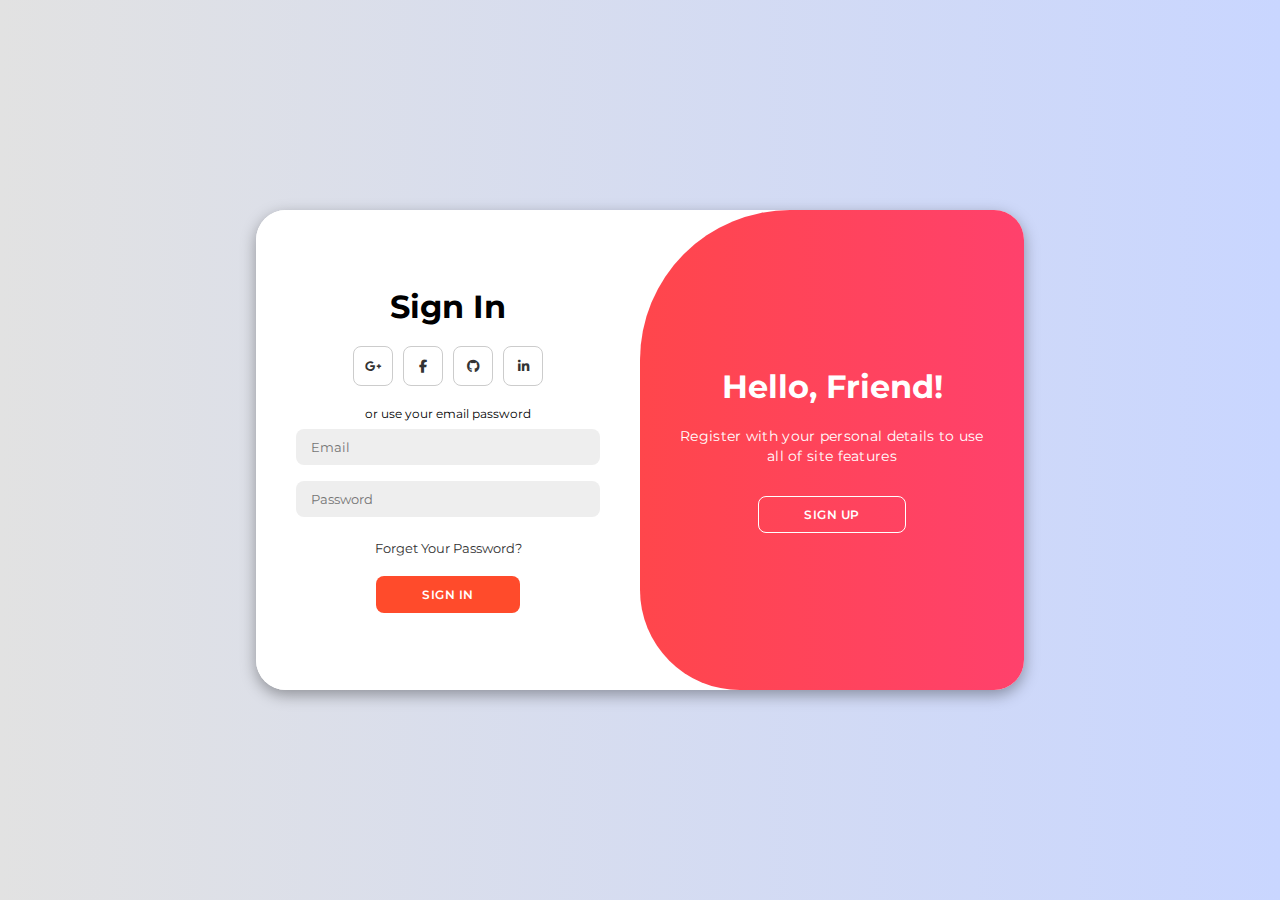
<file: include/Login/index.html>
<!DOCTYPE html>
<html lang="en">

<head>
    <meta charset="UTF-8">
    <meta name="viewport" content="width=device-width, initial-scale=1.0">
    <link rel="stylesheet" href="https://cdnjs.cloudflare.com/ajax/libs/font-awesome/6.4.2/css/all.min.css">
    <link rel="stylesheet" href="style.css">
    <title>Login Page</title>
</head>

<body>

    <div class="container" id="container">
        <div class="form-container sign-up">
            <form>
                <h1>Create Account</h1>
                <div class="social-icons">
                    <a href="#" class="icon"><i class="fa-brands fa-google-plus-g"></i></a>
                    <a href="#" class="icon"><i class="fa-brands fa-facebook-f"></i></a>
                    <a href="#" class="icon"><i class="fa-brands fa-github"></i></a>
                    <a href="#" class="icon"><i class="fa-brands fa-linkedin-in"></i></a>
                </div>
                <span>or use your email for registeration</span>
                <input type="text" placeholder="Name">
                <input type="email" placeholder="Email">
                <input type="password" placeholder="Password">
                <button>Sign Up</button>
            </form>
        </div>
        <div class="form-container sign-in">
            <form>
                <h1>Sign In</h1>
                <div class="social-icons">
                    <a href="#" class="icon"><i class="fa-brands fa-google-plus-g"></i></a>
                    <a href="#" class="icon"><i class="fa-brands fa-facebook-f"></i></a>
                    <a href="#" class="icon"><i class="fa-brands fa-github"></i></a>
                    <a href="#" class="icon"><i class="fa-brands fa-linkedin-in"></i></a>
                </div>
                <span>or use your email password</span>
                <input type="email" placeholder="Email">
                <input type="password" placeholder="Password">
                <a href="#">Forget Your Password?</a>
                <button>Sign In</button>
            </form>
        </div>
        <div class="toggle-container">
            <div class="toggle">
                <div class="toggle-panel toggle-left">
                    <h1>Welcome Back!</h1>
                    <p>Enter your personal details to use all of site features</p>
                    <button class="hidden" id="login">Sign In</button>
                </div>
                <div class="toggle-panel toggle-right">
                    <h1>Hello, Friend!</h1>
                    <p>Register with your personal details to use all of site features</p>
                    <button class="hidden" id="register">Sign Up</button>
                </div>
            </div>
        </div>
    </div>

    <script src="script.js"></script>
</body>

</html>
</file>
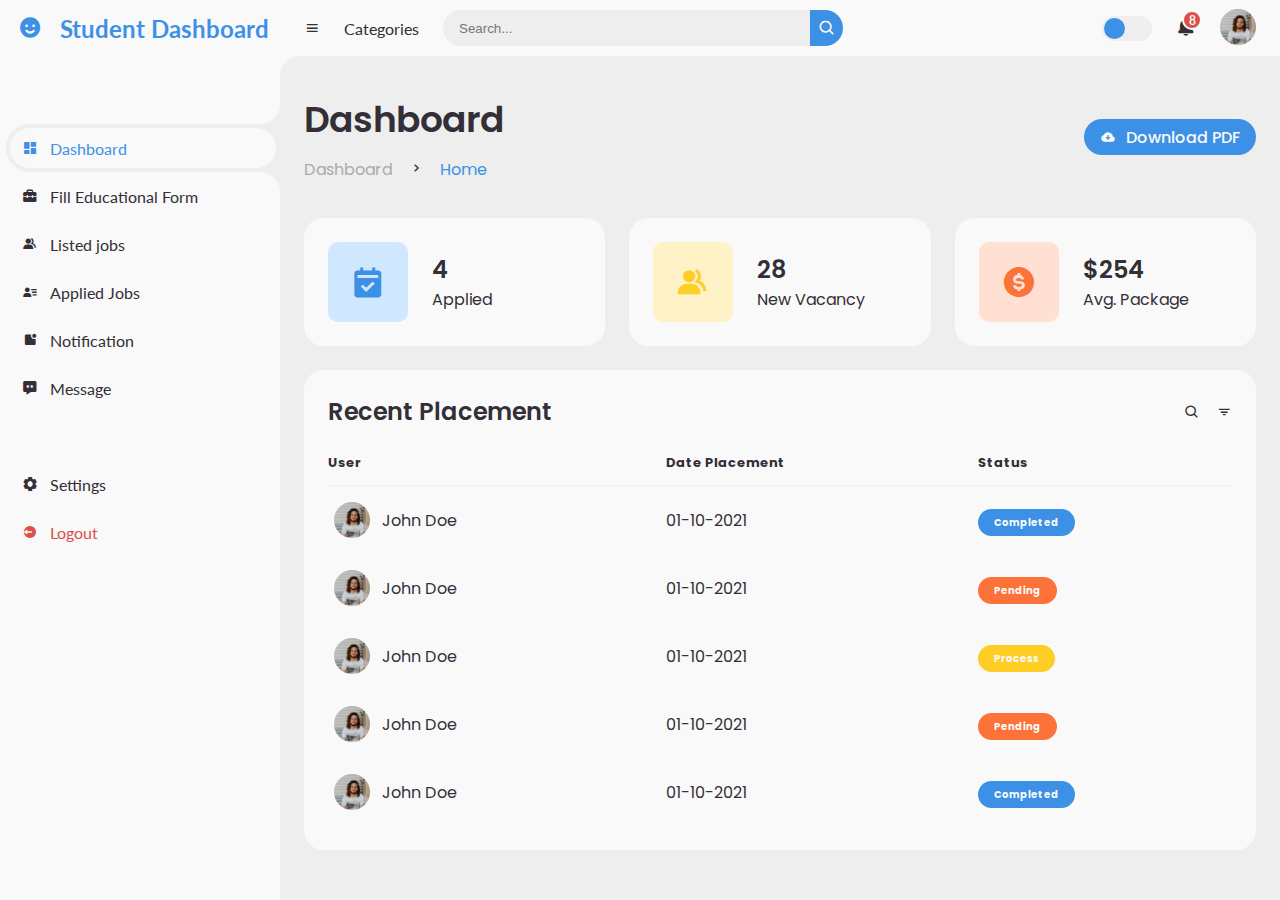
<file: include/student/index.html>
<!DOCTYPE html>
<html lang="en">
<head>
	<meta charset="UTF-8">
	<meta name="viewport" content="width=device-width, initial-scale=1.0">

	<!-- Boxicons -->
	<link href='https://unpkg.com/boxicons@2.0.9/css/boxicons.min.css' rel='stylesheet'>
	<!-- My CSS -->
	<link rel="stylesheet" href="style.css">

	<title>Student Dashboard</title>
</head>
<body>


	<!-- SIDEBAR -->
	<section id="sidebar">
		<a href="#" class="brand">
			<i class='bx bxs-smile'></i>
			<span class="text">Student Dashboard</span>
		</a>
		<ul class="side-menu top">
			<li class="active">
				<a href="#">
					<i class='bx bxs-dashboard' ></i>
					<span class="text">Dashboard</span>
				</a>
			</li>
			<li>
				<a href="#">
					<i class='bx bxs-briefcase-alt-2' ></i>
					<span class="text">Fill Educational Form</span>
				</a>
			</li>
			<li>
				<a href="#">
					<i class='bx bxs-group'></i>
					<span class="text">Listed jobs</span>
				</a>
			</li>
			<li>
				<a href="#">
					<i class='bx bxs-user-detail'></i>
					<span class="text">Applied Jobs</span>
				</a>
			</li>
			<!-- <li>
				<a href="#">
					<i class='bx bxs-user-check'></i>
					<span class="text"></span>
				</a>
			</li> -->
			<li>
				<a href="#">
					<i class='bx bxs-notification' ></i>
					<span class="text">Notification</span>
				</a>
			</li>
			<li>
				<a href="#">
					<i class='bx bxs-message-dots' ></i>
					<span class="text">Message</span>
				</a>
			</li>
			<!-- <li>
				<a href="#">
					<i class='bx bxs-group' ></i>
					<span class="text">Team</span>
				</a>
			</li> -->
		</ul>
		<ul class="side-menu">
			<li>
				<a href="#">
					<i class='bx bxs-cog' ></i>
					<span class="text">Settings</span>
				</a>
			</li>
			<li>
				<a href="#" class="logout">
					<i class='bx bxs-log-out-circle' ></i>
					<span class="text">Logout</span>
				</a>
			</li>
		</ul>
	</section>
	<!-- SIDEBAR -->



	<!-- CONTENT -->
	<section id="content">
		<!-- NAVBAR -->
		<nav>
			<i class='bx bx-menu' ></i>
			<a href="#" class="nav-link">Categories</a>
			<form action="#">
				<div class="form-input">
					<input type="search" placeholder="Search...">
					<button type="submit" class="search-btn"><i class='bx bx-search' ></i></button>
				</div>
			</form>
			<input type="checkbox" id="switch-mode" hidden>
			<label for="switch-mode" class="switch-mode"></label>
			<a href="#" class="notification">
				<i class='bx bxs-bell' ></i>
				<span class="num">8</span>
			</a>
			<a href="#" class="profile">
				<img src="img/people.png">
			</a>
		</nav>
		<!-- NAVBAR -->

		<!-- MAIN -->
		<main>
			<div class="head-title">
				<div class="left">
					<h1>Dashboard</h1>
					<ul class="breadcrumb">
						<li>
							<a href="#">Dashboard</a>
						</li>
						<li><i class='bx bx-chevron-right' ></i></li>
						<li>
							<a class="active" href="#">Home</a>
						</li>
					</ul>
				</div>
				<a href="#" class="btn-download">
					<i class='bx bxs-cloud-download' ></i>
					<span class="text">Download PDF</span>
				</a>
			</div>

			<ul class="box-info">
				<li>
					<i class='bx bxs-calendar-check' ></i>
					<span class="text">
						<h3>4</h3>
						<p>Applied</p>
					</span>
				</li>
				<li>
					<i class='bx bxs-group' ></i>
					<span class="text">
						<h3>28</h3>
						<p>New Vacancy</p>
					</span>
				</li>
				<li>
					<i class='bx bxs-dollar-circle' ></i>
					<span class="text">
						<h3>$254</h3>
						<p>Avg. Package</p>
					</span>
				</li>
			</ul>


			<div class="table-data">
				<div class="order">
					<div class="head">
						<h3>Recent Placement</h3>
						<i class='bx bx-search' ></i>
						<i class='bx bx-filter' ></i>
					</div>
					<table>
						<thead>
							<tr>
								<th>User</th>
								<th>Date Placement</th>
								<th>Status</th>
							</tr>
						</thead>
						<tbody>
							<tr>
								<td>
									<img src="img/people.png">
									<p>John Doe</p>
								</td>
								<td>01-10-2021</td>
								<td><span class="status completed">Completed</span></td>
							</tr>
							<tr>
								<td>
									<img src="img/people.png">
									<p>John Doe</p>
								</td>
								<td>01-10-2021</td>
								<td><span class="status pending">Pending</span></td>
							</tr>
							<tr>
								<td>
									<img src="img/people.png">
									<p>John Doe</p>
								</td>
								<td>01-10-2021</td>
								<td><span class="status process">Process</span></td>
							</tr>
							<tr>
								<td>
									<img src="img/people.png">
									<p>John Doe</p>
								</td>
								<td>01-10-2021</td>
								<td><span class="status pending">Pending</span></td>
							</tr>
							<tr>
								<td>
									<img src="img/people.png">
									<p>John Doe</p>
								</td>
								<td>01-10-2021</td>
								<td><span class="status completed">Completed</span></td>
							</tr>
						</tbody>
					</table>
				</div>
				<!-- <div class="todo">
					<div class="head">
						<h3>Todos</h3>
						<i class='bx bx-plus' ></i>
						<i class='bx bx-filter' ></i>
					</div>
					<ul class="todo-list">
						<li class="completed">
							<p>Todo List</p>
							<i class='bx bx-dots-vertical-rounded' ></i>
						</li>
						<li class="completed">
							<p>Todo List</p>
							<i class='bx bx-dots-vertical-rounded' ></i>
						</li>
						<li class="not-completed">
							<p>Todo List</p>
							<i class='bx bx-dots-vertical-rounded' ></i>
						</li>
						<li class="completed">
							<p>Todo List</p>
							<i class='bx bx-dots-vertical-rounded' ></i>
						</li>
						<li class="not-completed">
							<p>Todo List</p>
							<i class='bx bx-dots-vertical-rounded' ></i>
						</li>
					</ul>
				</div> -->
			</div>
		</main>
		<!-- MAIN -->
	</section>
	<!-- CONTENT -->
	

	<script src="script.js"></script>
</body>
</html>
</file>
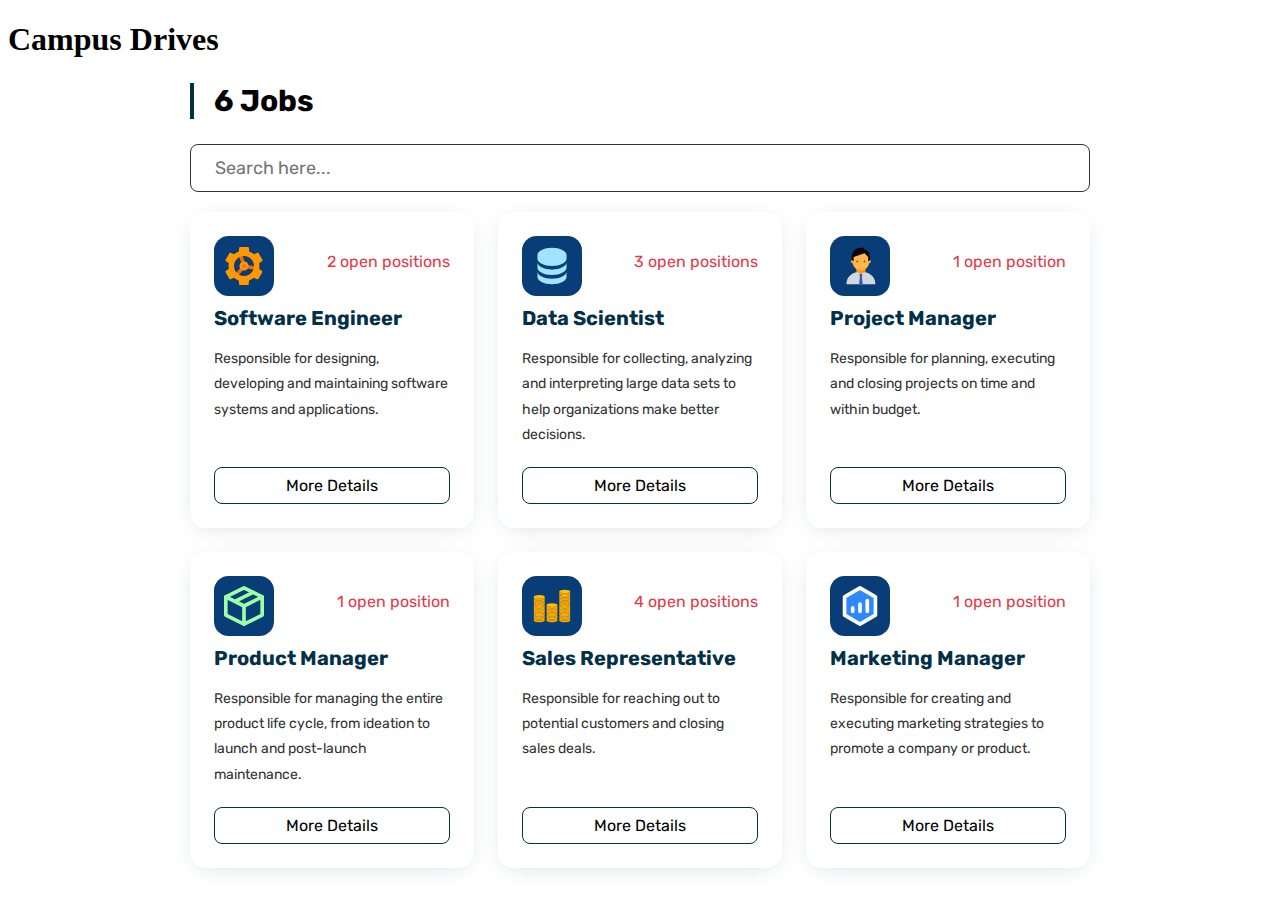
<file: include/campus drives/campus.html>
<!DOCTYPE html>
<html lang="en">
  <head>
    <meta charset="UTF-8" />
    <meta http-equiv="X-UA-Compatible" content="IE=edge" />
    <meta name="viewport" content="width=device-width, initial-scale=1.0" />
    <title>Campus Drive</title>
    <link rel="preconnect" href="https://fonts.googleapis.com" />
    <link rel="preconnect" href="https://fonts.gstatic.com" crossorigin />
    <link
      href="https://fonts.googleapis.com/css2?family=Rubik:wght@400;700&display=swap"
      rel="stylesheet"
    />
    <link rel="stylesheet" href="style.css" />
  </head>
<body>
    <div class="container mx-auto px-4 py-8">
        <h1 class="text-4xl font-bold mb-8 text-center">Campus Drives</h1>
    </div>
    <!--Job Filter Section start-->
    <!-- <section class="job-filter">
      <h1 class="heading">Filter jobs</h1>
      <form action="" method="post">
        <div class="flex">
          <div class="box">
            <h3>Find yours job</h3>
            <p>job title <span>*</span></p>
            <input type="text" name="title" placeholder="keyword, category or company" required maxlength="20" class="input">
            <p>location <span>*</span></p>
            <input type="text" name="location" placeholder="city or state" required maxlength="20" class="input">
            <input type="submit" value="search job" name="search" class="btn">
          </div>
        </div>
      </form>
    </section> -->
    <!--Job Filter Section end-->
    
    <div class="jobs-list-container">
        <h2>5 Jobs</h2>
  
        <input class="job-search" type="text" placeholder="Search here..." />
  
        <div class="jobs"></div>
      </div>
    <script src="script.js"></script>
</body>
</html>
</file>
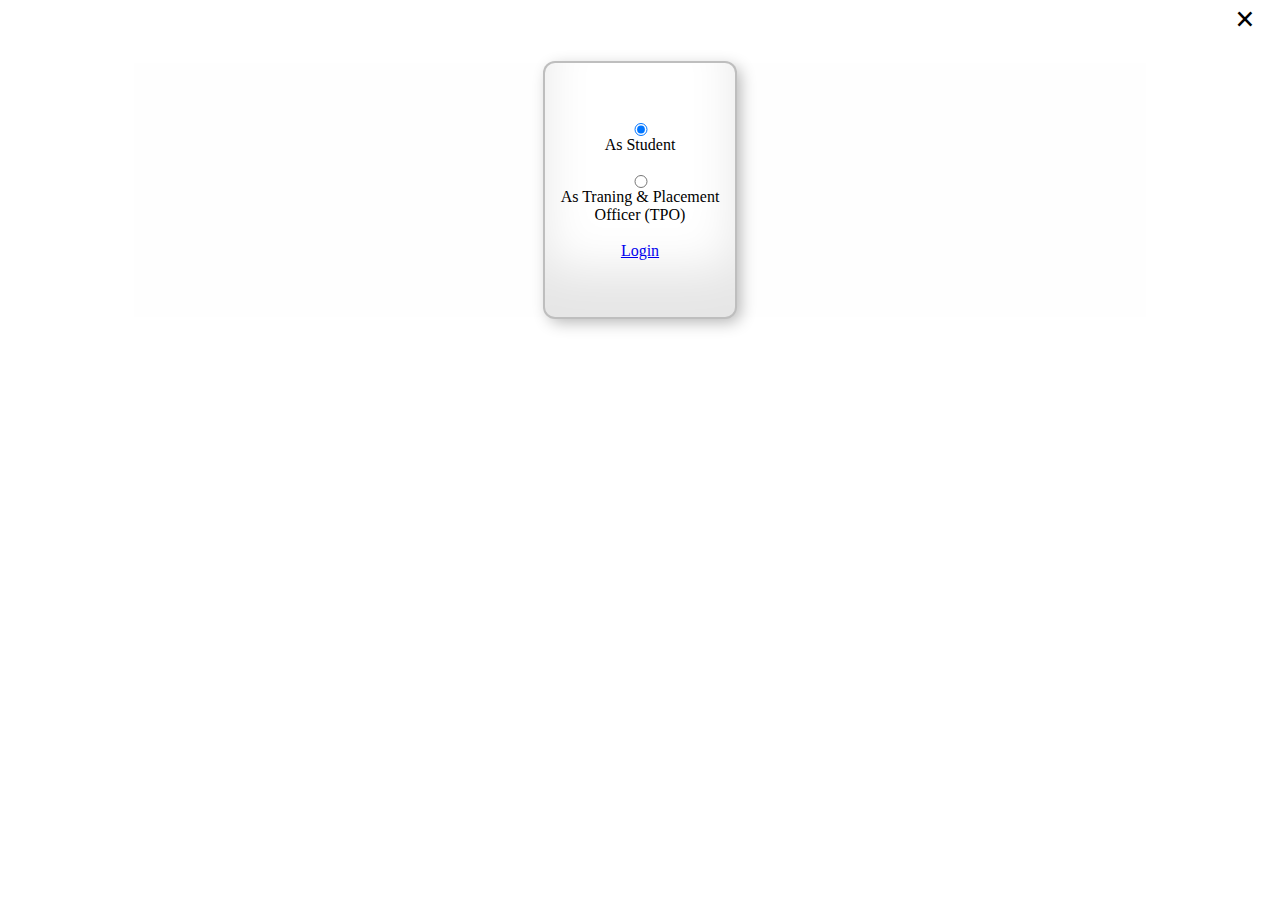
<file: include/popup/popup.html>
<!DOCTYPE html>
<html>
<head>
    <link rel="stylesheet" type="text/css" href="style.css">
</head>
<body>
<!-- <button onclick="document.getElementById('id01').style.display='block'" style="width:auto;">Login</button> -->
<!-- <div id="id01" class="modal"> -->
  
  
  <form class="modal-content animate" action="/action_page.php" method="post">
    <div class="imgcontainer">
      <div class="card shadow">
        <span onclick="document.getElementById('id01').style.display='none'" class="close" title="Close Modal">&times;</span>
        <div><input type="radio" id="student" name="user-type" value="student" checked>
        <label for="student">As Student</label><br></div>
        <div><input type="radio" id="tpo" name="user-type" value="tpo">
        <label for="tpo">As Traning & Placement Officer (TPO)</label><br>
        <a href="/Website Project/include/Login/index.html">Login</a></div>
      </div>
    </div>  
  </form>
  <script src="script.js"></script>
</div>
</body>
</html>
</file>
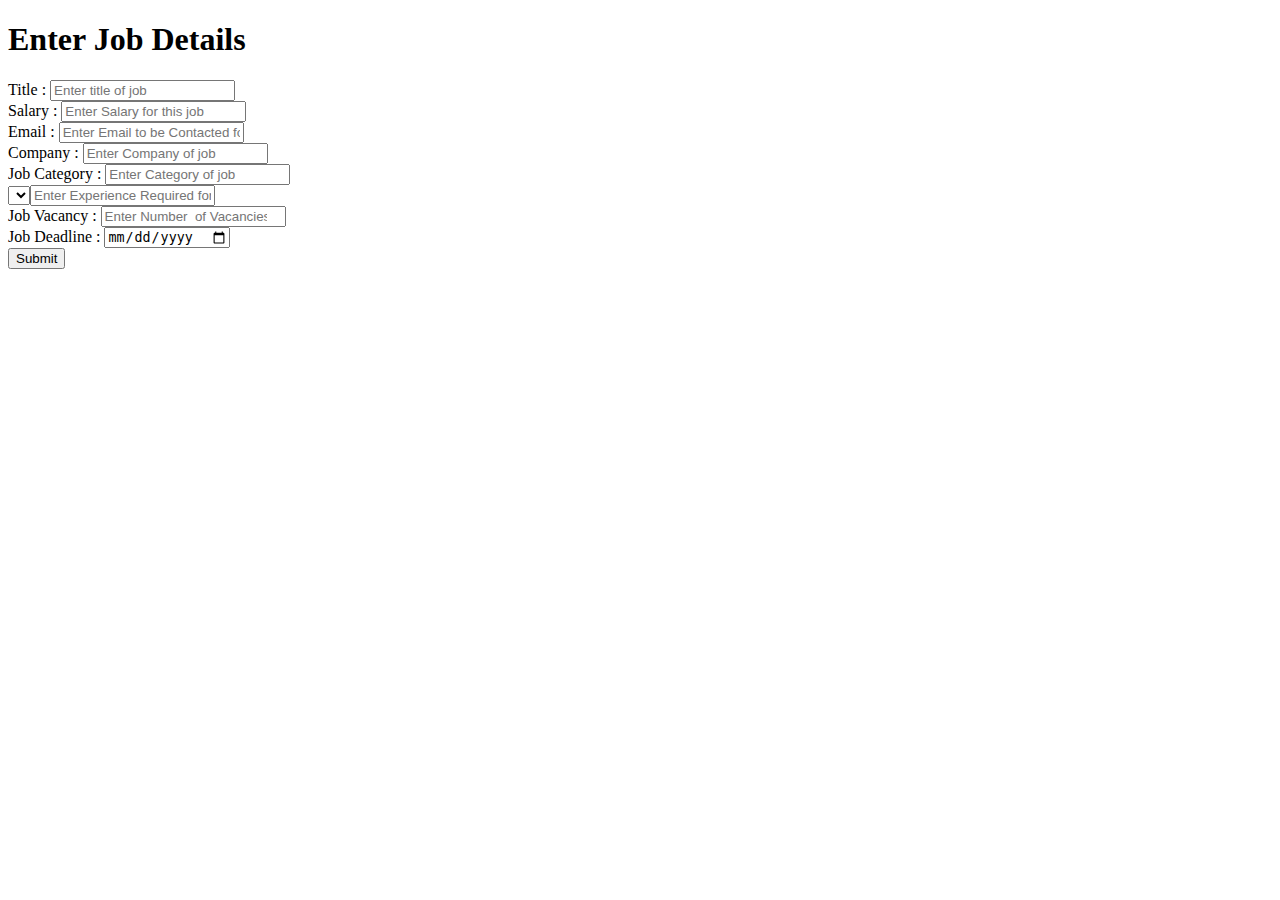
<file: include/admin/post jobs/postjobs.html>
<!DOCTYPE html>
<html lang="en">
<head>
    <meta charset="UTF-8">
    <meta name="viewport" content="width=device-width, initial-scale=1.0">
    <title>PostJob</title>
</head>
<body>
    <div class='COntainer'>
        <h1 class='heading'>Enter Job Details</h1>
        <form onSubmit={handleSubmit} className="sm:w-1/2 w-full px-4 mx-4  h-full" >
            <div className='title'>
                <label htmlFor="title" className='mb-1 text-base font-semibold'>Title :</label>
                <input type="text" id='title'  placeholder='Enter title of job' />
                <!-- {
                    error.title && <p className="text-sm text-red-500">{error.title}</p>
                } -->
            </div>
            <div className='salary'>
                <label htmlFor="salary" className='mb-1 text-base font-semibold'>Salary :</label>
                <input type="number" id='salary' className='' placeholder='Enter Salary for this job' />
                <!-- {
                    error.salary && <p className="text-sm text-red-500">{error.salary}</p>
                } -->
            </div>
            <div className='w-full mb-4  flex flex-col items-start justify-center'>
                <label htmlFor="email" className='mb-1 text-base font-semibold'>Email :</label>
                <input type="email" id='email' className='w-full py-2 px-3 mb-2 border border-indigo-600 rounded' placeholder='Enter Email to be Contacted for this job' />
                <!-- {
                    error.email && <p className="text-sm text-red-500">{error.email}</p>
                } -->
            </div>
            <div className='w-full mb-4  flex flex-col items-start justify-center'>
                <label htmlFor="company" className='mb-1 text-base font-semibold'>Company :</label>
                <input type="text" id='company' className='w-full py-2 px-3 mb-2 border border-indigo-600 rounded' placeholder='Enter Company of job' />
                <!-- {
                    error.company && <p className="text-sm text-red-500">{error.company}</p>
                } -->
            </div>
            <!-- <div className='w-full mb-4  flex flex-col items-start justify-center'>
                <label htmlFor="description" className='mb-1 text-base font-semibold'>Description :</label>
                <textarea  type="text" id='description' className='w-full py-2 px-3 mb-2 border border-indigo-600 rounded' placeholder='Enter description of job' />
                 {
                    error.description && <p className="text-sm text-red-500">{error.description}</p>
                }
            </div> -->
            <div className='w-full mb-4  flex flex-col items-start justify-center'>
                <label htmlFor="jobCategory" className='mb-1 text-base font-semibold'>Job Category :</label>
                <input type="text" id='jobCategory' className='w-full py-2 px-3 mb-2 border border-indigo-600 rounded' placeholder='Enter Category of job' />
                <!-- {
                    error.job_category && <p className="text-sm text-red-500">{error.job_category}</p>
                } -->
            </div>
            <Select placeholder="Please Select Job type" options={options} />
            <div className='w-full mb-4  flex flex-col items-start justify-center'>
                <!-- {
                    error.job_category && <p className="text-sm text-red-500">{error.job_category}</p>
                } -->
            </div>
            <div className='w-full mb-4  flex flex-col items-start justify-center'>
                <label htmlFor="jobExperience" className='mb-1 text-base font-semibold'>Job Experience :</label>
                <input type="text" id='jobExperience' className='w-full py-2 px-3 mb-2 border border-indigo-600 rounded' placeholder='Enter Experience Required for this job' />
                <!-- {
                    error.job_experience && <p className="text-sm text-red-500">{error.job_experience}</p>
                } -->
            </div>
            <div className='w-full mb-4  flex flex-col items-start justify-center'>
                <label htmlFor="jobva" className='mb-1 text-base font-semibold'>Job Vacancy :</label>
                <input type="number" id='jobva' className='w-full py-2 px-3 mb-2 border border-indigo-600 rounded' placeholder='Enter Number  of Vacancies' />
                <!-- {
                    error.job_vacancy && <p className="text-sm text-red-500">{error.job_vacancy}</p>
                } -->
            </div>
            <div className='w-full mb-4  flex flex-col items-start justify-center'>
                <label htmlFor="jobva" className='mb-1 text-base font-semibold'>Job Deadline :</label>
                <input type="date" id='jobva' className='w-full py-2 px-3 mb-2 border border-indigo-600 rounded' placeholder='Enter Deadline of job' />
                <!-- {
                    error.job_deadline && <p className="text-sm text-red-500">{error.job_deadline}</p>
                } -->
            </div>
            <button type="submit" className='w-full py-2 rounded bg-indigo-600 text-white font-semibold tracking-widest'>Submit</button>
        </form>
    </div>
</body>
</html>
</file>
<file: include/Login/style.css>
@import url('https://fonts.googleapis.com/css2?family=Montserrat:wght@300;400;500;600;700&display=swap');

*{
    margin: 0;
    padding: 0;
    box-sizing: border-box;
    font-family: 'Montserrat', sans-serif;
}

body{
    background-color: #c9d6ff;
    background: linear-gradient(to right, #e2e2e2, #c9d6ff);
    display: flex;
    align-items: center;
    justify-content: center;
    flex-direction: column;
    height: 100vh;
}

.container{
    background-color: #fff;
    border-radius: 30px;
    box-shadow: 0 5px 15px rgba(0, 0, 0, 0.35);
    position: relative;
    overflow: hidden;
    width: 768px;
    max-width: 100%;
    min-height: 480px;
}

.container p{
    font-size: 14px;
    line-height: 20px;
    letter-spacing: 0.3px;
    margin: 20px 0;
}

.container span{
    font-size: 12px;
}

.container a{
    color: #333;
    font-size: 13px;
    text-decoration: none;
    margin: 15px 0 10px;
}

.container button{
    background-color: #FF4B2B;
    color: #fff;
    font-size: 12px;
    padding: 10px 45px;
    border: 1px solid transparent;
    border-radius: 8px;
    font-weight: 600;
    letter-spacing: 0.5px;
    text-transform: uppercase;
    margin-top: 10px;
    cursor: pointer;
}

.container button.hidden{
    background-color: transparent;
    border-color: #fff;
}

.container form{
    background-color: #fff;
    display: flex;
    align-items: center;
    justify-content: center;
    flex-direction: column;
    padding: 0 40px;
    height: 100%;
}

.container input{
    background-color: #eee;
    border: none;
    margin: 8px 0;
    padding: 10px 15px;
    font-size: 13px;
    border-radius: 8px;
    width: 100%;
    outline: none;
}

.form-container{
    position: absolute;
    top: 0;
    height: 100%;
    transition: all 0.6s ease-in-out;
}

.sign-in{
    left: 0;
    width: 50%;
    z-index: 2;
}

.container.active .sign-in{
    transform: translateX(100%);
}

.sign-up{
    left: 0;
    width: 50%;
    opacity: 0;
    z-index: 1;
}

.container.active .sign-up{
    transform: translateX(100%);
    opacity: 1;
    z-index: 5;
    animation: move 0.6s;
}

@keyframes move{
    0%, 49.99%{
        opacity: 0;
        z-index: 1;
    }
    50%, 100%{
        opacity: 1;
        z-index: 5;
    }
}

.social-icons{
    margin: 20px 0;
}

.social-icons a{
    border: 1px solid #ccc;
    border-radius: 20%;
    display: inline-flex;
    justify-content: center;
    align-items: center;
    margin: 0 3px;
    width: 40px;
    height: 40px;
}

.toggle-container{
    position: absolute;
    top: 0;
    left: 50%;
    width: 50%;
    height: 100%;
    overflow: hidden;
    transition: all 0.6s ease-in-out;
    border-radius: 150px 0 0 100px;
    z-index: 1000;
}

.container.active .toggle-container{
    transform: translateX(-100%);
    border-radius: 0 150px 100px 0;
}

.toggle{
    background-color: #FF416C;
    height: 100%;
    background: linear-gradient(to right, #FF4B2B, #FF416C);
    color: #fff;
    position: relative;
    left: -100%;
    height: 100%;
    width: 200%;
    transform: translateX(0);
    transition: all 0.6s ease-in-out;
}

.container.active .toggle{
    transform: translateX(50%);
}

.toggle-panel{
    position: absolute;
    width: 50%;
    height: 100%;
    display: flex;
    align-items: center;
    justify-content: center;
    flex-direction: column;
    padding: 0 30px;
    text-align: center;
    top: 0;
    transform: translateX(0);
    transition: all 0.6s ease-in-out;
}

.toggle-left{
    transform: translateX(-200%);
}

.container.active .toggle-left{
    transform: translateX(0);
}

.toggle-right{
    right: 0;
    transform: translateX(0);
}

.container.active .toggle-right{
    transform: translateX(200%);
}
</file>
<file: include/student/style.css>
@import url('https://fonts.googleapis.com/css2?family=Lato:wght@400;700&family=Poppins:wght@400;500;600;700&display=swap');

* {
	margin: 0;
	padding: 0;
	box-sizing: border-box;
}

a {
	text-decoration: none;
}

li {
	list-style: none;
}

:root {
	--poppins: 'Poppins', sans-serif;
	--lato: 'Lato', sans-serif;

	--light: #F9F9F9;
	--blue: #3C91E6;
	--light-blue: #CFE8FF;
	--grey: #eee;
	--dark-grey: #AAAAAA;
	--dark: #342E37;
	--red: #DB504A;
	--yellow: #FFCE26;
	--light-yellow: #FFF2C6;
	--orange: #FD7238;
	--light-orange: #FFE0D3;
}

html {
	overflow-x: hidden;
}

body.dark {
	--light: #0C0C1E;
	--grey: #060714;
	--dark: #FBFBFB;
}

body {
	background: var(--grey);
	overflow-x: hidden;
}




/* SIDEBAR */
#sidebar {
	position: fixed;
	top: 0;
	left: 0;
	width: 280px;
	height: 100%;
	background: var(--light);
	z-index: 2000;
	font-family: var(--lato);
	transition: .3s ease;
	overflow-x: hidden;
	scrollbar-width: none;
}
#sidebar::--webkit-scrollbar {
	display: none;
}
#sidebar.hide {
	width: 60px;
}
#sidebar .brand {
	font-size: 24px;
	font-weight: 700;
	height: 56px;
	display: flex;
	align-items: center;
	color: var(--blue);
	position: sticky;
	top: 0;
	left: 0;
	background: var(--light);
	z-index: 500;
	padding-bottom: 20px;
	box-sizing: content-box;
}
#sidebar .brand .bx {
	min-width: 60px;
	display: flex;
	justify-content: center;
}
#sidebar .side-menu {
	width: 100%;
	margin-top: 48px;
}
#sidebar .side-menu li {
	height: 48px;
	background: transparent;
	margin-left: 6px;
	border-radius: 48px 0 0 48px;
	padding: 4px;
}
#sidebar .side-menu li.active {
	background: var(--grey);
	position: relative;
}
#sidebar .side-menu li.active::before {
	content: '';
	position: absolute;
	width: 40px;
	height: 40px;
	border-radius: 50%;
	top: -40px;
	right: 0;
	box-shadow: 20px 20px 0 var(--grey);
	z-index: -1;
}
#sidebar .side-menu li.active::after {
	content: '';
	position: absolute;
	width: 40px;
	height: 40px;
	border-radius: 50%;
	bottom: -40px;
	right: 0;
	box-shadow: 20px -20px 0 var(--grey);
	z-index: -1;
}
#sidebar .side-menu li a {
	width: 100%;
	height: 100%;
	background: var(--light);
	display: flex;
	align-items: center;
	border-radius: 48px;
	font-size: 16px;
	color: var(--dark);
	white-space: nowrap;
	overflow-x: hidden;
}
#sidebar .side-menu.top li.active a {
	color: var(--blue);
}
#sidebar.hide .side-menu li a {
	width: calc(48px - (4px * 2));
	transition: width .3s ease;
}
#sidebar .side-menu li a.logout {
	color: var(--red);
}
#sidebar .side-menu.top li a:hover {
	color: var(--blue);
}
#sidebar .side-menu li a .bx {
	min-width: calc(60px  - ((4px + 6px) * 2));
	display: flex;
	justify-content: center;
}
/* SIDEBAR */





/* CONTENT */
#content {
	position: relative;
	width: calc(100% - 280px);
	left: 280px;
	transition: .3s ease;
}
#sidebar.hide ~ #content {
	width: calc(100% - 60px);
	left: 60px;
}




/* NAVBAR */
#content nav {
	height: 56px;
	background: var(--light);
	padding: 0 24px;
	display: flex;
	align-items: center;
	grid-gap: 24px;
	font-family: var(--lato);
	position: sticky;
	top: 0;
	left: 0;
	z-index: 1000;
}
#content nav::before {
	content: '';
	position: absolute;
	width: 40px;
	height: 40px;
	bottom: -40px;
	left: 0;
	border-radius: 50%;
	box-shadow: -20px -20px 0 var(--light);
}
#content nav a {
	color: var(--dark);
}
#content nav .bx.bx-menu {
	cursor: pointer;
	color: var(--dark);
}
#content nav .nav-link {
	font-size: 16px;
	transition: .3s ease;
}
#content nav .nav-link:hover {
	color: var(--blue);
}
#content nav form {
	max-width: 400px;
	width: 100%;
	margin-right: auto;
}
#content nav form .form-input {
	display: flex;
	align-items: center;
	height: 36px;
}
#content nav form .form-input input {
	flex-grow: 1;
	padding: 0 16px;
	height: 100%;
	border: none;
	background: var(--grey);
	border-radius: 36px 0 0 36px;
	outline: none;
	width: 100%;
	color: var(--dark);
}
#content nav form .form-input button {
	width: 36px;
	height: 100%;
	display: flex;
	justify-content: center;
	align-items: center;
	background: var(--blue);
	color: var(--light);
	font-size: 18px;
	border: none;
	outline: none;
	border-radius: 0 36px 36px 0;
	cursor: pointer;
}
#content nav .notification {
	font-size: 20px;
	position: relative;
}
#content nav .notification .num {
	position: absolute;
	top: -6px;
	right: -6px;
	width: 20px;
	height: 20px;
	border-radius: 50%;
	border: 2px solid var(--light);
	background: var(--red);
	color: var(--light);
	font-weight: 700;
	font-size: 12px;
	display: flex;
	justify-content: center;
	align-items: center;
}
#content nav .profile img {
	width: 36px;
	height: 36px;
	object-fit: cover;
	border-radius: 50%;
}
#content nav .switch-mode {
	display: block;
	min-width: 50px;
	height: 25px;
	border-radius: 25px;
	background: var(--grey);
	cursor: pointer;
	position: relative;
}
#content nav .switch-mode::before {
	content: '';
	position: absolute;
	top: 2px;
	left: 2px;
	bottom: 2px;
	width: calc(25px - 4px);
	background: var(--blue);
	border-radius: 50%;
	transition: all .3s ease;
}
#content nav #switch-mode:checked + .switch-mode::before {
	left: calc(100% - (25px - 4px) - 2px);
}
/* NAVBAR */





/* MAIN */
#content main {
	width: 100%;
	padding: 36px 24px;
	font-family: var(--poppins);
	max-height: calc(100vh - 56px);
	overflow-y: auto;
}
#content main .head-title {
	display: flex;
	align-items: center;
	justify-content: space-between;
	grid-gap: 16px;
	flex-wrap: wrap;
}
#content main .head-title .left h1 {
	font-size: 36px;
	font-weight: 600;
	margin-bottom: 10px;
	color: var(--dark);
}
#content main .head-title .left .breadcrumb {
	display: flex;
	align-items: center;
	grid-gap: 16px;
}
#content main .head-title .left .breadcrumb li {
	color: var(--dark);
}
#content main .head-title .left .breadcrumb li a {
	color: var(--dark-grey);
	pointer-events: none;
}
#content main .head-title .left .breadcrumb li a.active {
	color: var(--blue);
	pointer-events: unset;
}
#content main .head-title .btn-download {
	height: 36px;
	padding: 0 16px;
	border-radius: 36px;
	background: var(--blue);
	color: var(--light);
	display: flex;
	justify-content: center;
	align-items: center;
	grid-gap: 10px;
	font-weight: 500;
}




#content main .box-info {
	display: grid;
	grid-template-columns: repeat(auto-fit, minmax(240px, 1fr));
	grid-gap: 24px;
	margin-top: 36px;
}
#content main .box-info li {
	padding: 24px;
	background: var(--light);
	border-radius: 20px;
	display: flex;
	align-items: center;
	grid-gap: 24px;
}
#content main .box-info li .bx {
	width: 80px;
	height: 80px;
	border-radius: 10px;
	font-size: 36px;
	display: flex;
	justify-content: center;
	align-items: center;
}
#content main .box-info li:nth-child(1) .bx {
	background: var(--light-blue);
	color: var(--blue);
}
#content main .box-info li:nth-child(2) .bx {
	background: var(--light-yellow);
	color: var(--yellow);
}
#content main .box-info li:nth-child(3) .bx {
	background: var(--light-orange);
	color: var(--orange);
}
#content main .box-info li .text h3 {
	font-size: 24px;
	font-weight: 600;
	color: var(--dark);
}
#content main .box-info li .text p {
	color: var(--dark);	
}





#content main .table-data {
	display: flex;
	flex-wrap: wrap;
	grid-gap: 24px;
	margin-top: 24px;
	width: 100%;
	color: var(--dark);
}
#content main .table-data > div {
	border-radius: 20px;
	background: var(--light);
	padding: 24px;
	overflow-x: auto;
}
#content main .table-data .head {
	display: flex;
	align-items: center;
	grid-gap: 16px;
	margin-bottom: 24px;
}
#content main .table-data .head h3 {
	margin-right: auto;
	font-size: 24px;
	font-weight: 600;
}
#content main .table-data .head .bx {
	cursor: pointer;
}

#content main .table-data .order {
	flex-grow: 1;
	flex-basis: 500px;
}
#content main .table-data .order table {
	width: 100%;
	border-collapse: collapse;
}
#content main .table-data .order table th {
	padding-bottom: 12px;
	font-size: 13px;
	text-align: left;
	border-bottom: 1px solid var(--grey);
}
#content main .table-data .order table td {
	padding: 16px 0;
}
#content main .table-data .order table tr td:first-child {
	display: flex;
	align-items: center;
	grid-gap: 12px;
	padding-left: 6px;
}
#content main .table-data .order table td img {
	width: 36px;
	height: 36px;
	border-radius: 50%;
	object-fit: cover;
}
#content main .table-data .order table tbody tr:hover {
	background: var(--grey);
}
#content main .table-data .order table tr td .status {
	font-size: 10px;
	padding: 6px 16px;
	color: var(--light);
	border-radius: 20px;
	font-weight: 700;
}
#content main .table-data .order table tr td .status.completed {
	background: var(--blue);
}
#content main .table-data .order table tr td .status.process {
	background: var(--yellow);
}
#content main .table-data .order table tr td .status.pending {
	background: var(--orange);
}


#content main .table-data .todo {
	flex-grow: 1;
	flex-basis: 300px;
}
#content main .table-data .todo .todo-list {
	width: 100%;
}
#content main .table-data .todo .todo-list li {
	width: 100%;
	margin-bottom: 16px;
	background: var(--grey);
	border-radius: 10px;
	padding: 14px 20px;
	display: flex;
	justify-content: space-between;
	align-items: center;
}
#content main .table-data .todo .todo-list li .bx {
	cursor: pointer;
}
#content main .table-data .todo .todo-list li.completed {
	border-left: 10px solid var(--blue);
}
#content main .table-data .todo .todo-list li.not-completed {
	border-left: 10px solid var(--orange);
}
#content main .table-data .todo .todo-list li:last-child {
	margin-bottom: 0;
}
/* MAIN */
/* CONTENT */









@media screen and (max-width: 768px) {
	#sidebar {
		width: 200px;
	}

	#content {
		width: calc(100% - 60px);
		left: 200px;
	}

	#content nav .nav-link {
		display: none;
	}
}






@media screen and (max-width: 576px) {
	#content nav form .form-input input {
		display: none;
	}

	#content nav form .form-input button {
		width: auto;
		height: auto;
		background: transparent;
		border-radius: none;
		color: var(--dark);
	}

	#content nav form.show .form-input input {
		display: block;
		width: 100%;
	}
	#content nav form.show .form-input button {
		width: 36px;
		height: 100%;
		border-radius: 0 36px 36px 0;
		color: var(--light);
		background: var(--red);
	}

	#content nav form.show ~ .notification,
	#content nav form.show ~ .profile {
		display: none;
	}

	#content main .box-info {
		grid-template-columns: 1fr;
	}

	#content main .table-data .head {
		min-width: 420px;
	}
	#content main .table-data .order table {
		min-width: 420px;
	}
	#content main .table-data .todo .todo-list {
		min-width: 420px;
	}
}
</file>
<file: include/campus drives/style.css>
.jobs-list-container {
    max-width: 900px;
    margin: 20px auto;
    font-family: "Rubik", sans-serif;
  }
  
  .jobs-list-container h2 {
    font-size: 30px;
    border-left: 4px solid #023047;
    padding-left: 20px;
  }
  
  .jobs-list-container .jobs {
    display: grid;
    grid-template-columns: 1fr 1fr 1fr;
    gap: 24px;
  }
  
  .jobs-list-container .jobs img {
    width: 60px;
  }
  
  .jobs-list-container .job {
    box-shadow: 0 4px 24px -8px rgba(2, 48, 71, 0.2);
    padding: 24px;
    border-radius: 16px;
    position: relative;
    display: flex;
    flex-direction: column;
    transition: all 400ms ease;
  }
  
  .jobs-list-container .job:hover {
    transform: scale(1.03);
  }
  
  .jobs-list-container .open-positions {
    position: absolute;
    top: 40px;
    right: 24px;
    color: #e63946;
  }
  
  .jobs-list-container .job-title {
    font-size: 20px;
    padding: 10px 0;
    margin: 0;
    color: #023047;
  }
  
  .jobs-list-container .details {
    margin-top: 6px;
    font-size: 14px;
    color: #333;
    line-height: 1.8;
    flex: 1;
  }
  
  .jobs-list-container .details-btn {
    text-decoration: none;
    border: 1px solid #023047;
    color: #000;
    padding: 8px 16px;
    border-radius: 8px;
    text-align: center;
    margin-top: 20px;
    transition: all 400ms ease;
  }
  
  .jobs-list-container .details-btn:hover {
    background: #023047;
    color: #fff;
  }
  
  .jobs-list-container .job-search {
    width: 100%;
    padding: 12px 24px;
    font-size: 18px;
    font-family: "Rubik", sans-serif;
    box-sizing: border-box;
    border: 1px solid #333;
    border-radius: 8px;
    margin-bottom: 20px;
  }
  
  @media (max-width: 940px) {
    .jobs-list-container .jobs {
      grid-template-columns: 1fr 1fr;
    }
  }
  
  @media (max-width: 640px) {
    .jobs-list-container .jobs {
      grid-template-columns: 1fr;
      max-width: 400px;
      margin: 0 auto;
    }
  }
</file>
<file: include/popup/style.css>
.modal {
  display: none; /* Hidden by default */
  position: fixed; /* Stay in place */
  z-index: 1; /* Sit on top */
  left: 0;
  top: 0;
  width: 100%; /* Full width */
  height: 100%; /* Full height */
  overflow: auto; /* Enable scroll if needed */
  background-color: rgb(0,0,0); /* Fallback color */
  background-color: rgba(0,0,0,0.4); /* Black w/ opacity */
  padding-top: 60px;
}

/* Modal Content/Box */
.modal-content {
  background-color: #fefefe;
  margin: 5% auto 15% auto; /* 5% from the top, 15% from the bottom and centered */
  /* border: 1px solid #888; */
  width: 80%; /* Could be more or less, depending on screen size */
}

/* The Close Button (x) */
.close {
  position: absolute;
  right: 25px;
  top: 0;
  color: #000;
  font-size: 35px;
  font-weight: bold;
}

.close:hover,
.close:focus {
  color: red;
  cursor: pointer;
}
/* img.avatar {
    width: 40%;
    border-radius: 50%;
  } */

/* Add Zoom Animation */
.animate {
  -webkit-animation: animatezoom 0.6s;
  animation: animatezoom 0.6s
}

@-webkit-keyframes animatezoom {
  from {-webkit-transform: scale(0)} 
  to {-webkit-transform: scale(1)}
}
  
@keyframes animatezoom {
  from {transform: scale(0)} 
  to {transform: scale(1)}
}
a{
  display: flex;
  justify-content: center;
}
/* Change styles for span and cancel button on extra small screens */
@media screen and (max-width: 300px) {
  span.psw {
     display: block;
     float: none;
  }
  .cancelbtn {
     width: 100%;
  }
}
.card {
  width: 190px;
  height: 254px;
  background: white;
  border-radius: 10px;
  transition: border-radius 0.5s cubic-bezier(0.175, 0.885, 0.32, 1.275);
 }
 
 .shadow {
  box-shadow: inset 0 -3em 3em rgba(0,0,0,0.1),
              0 0  0 2px rgb(190, 190, 190),
              0.3em 0.3em 1em rgba(0,0,0,0.3);
 }
 div {text-align: center;
  display: grid;
  align-content: center;
  justify-content: center;
  justify-items: stretch;
}
</file>
